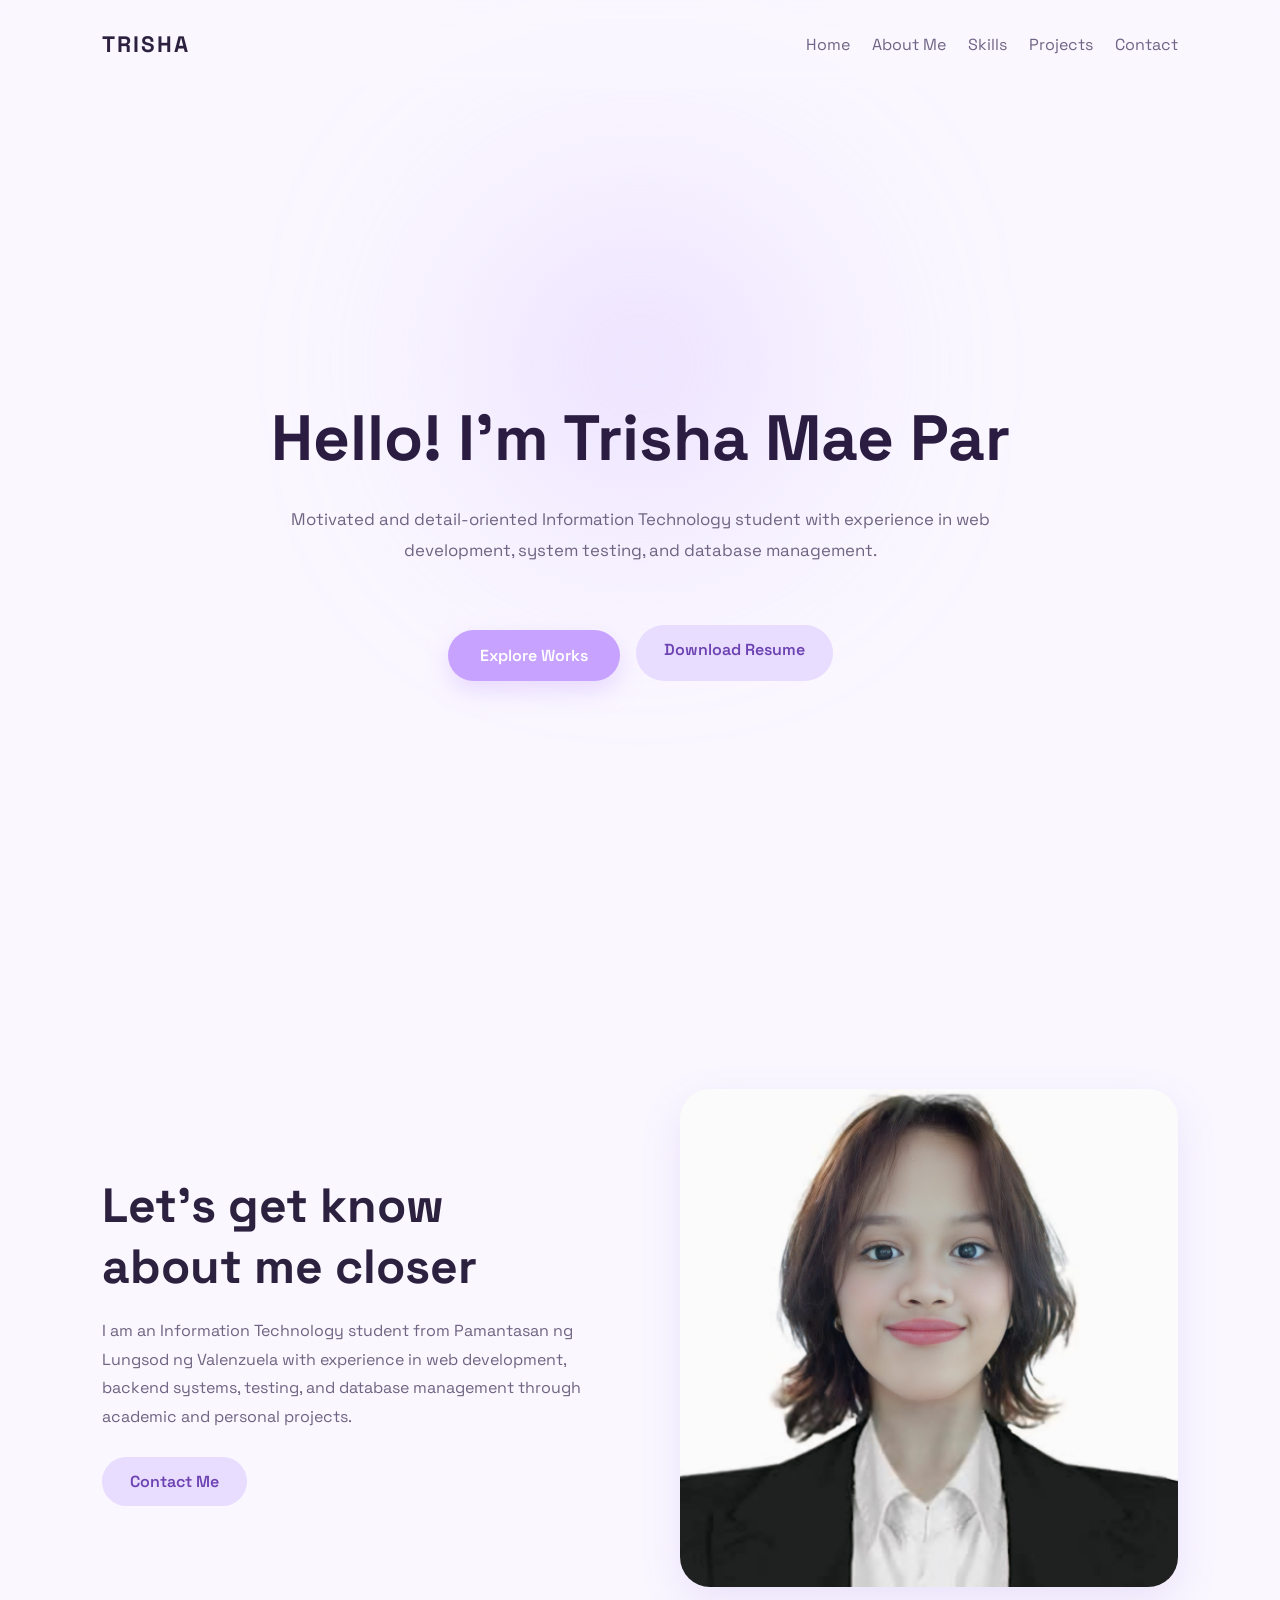
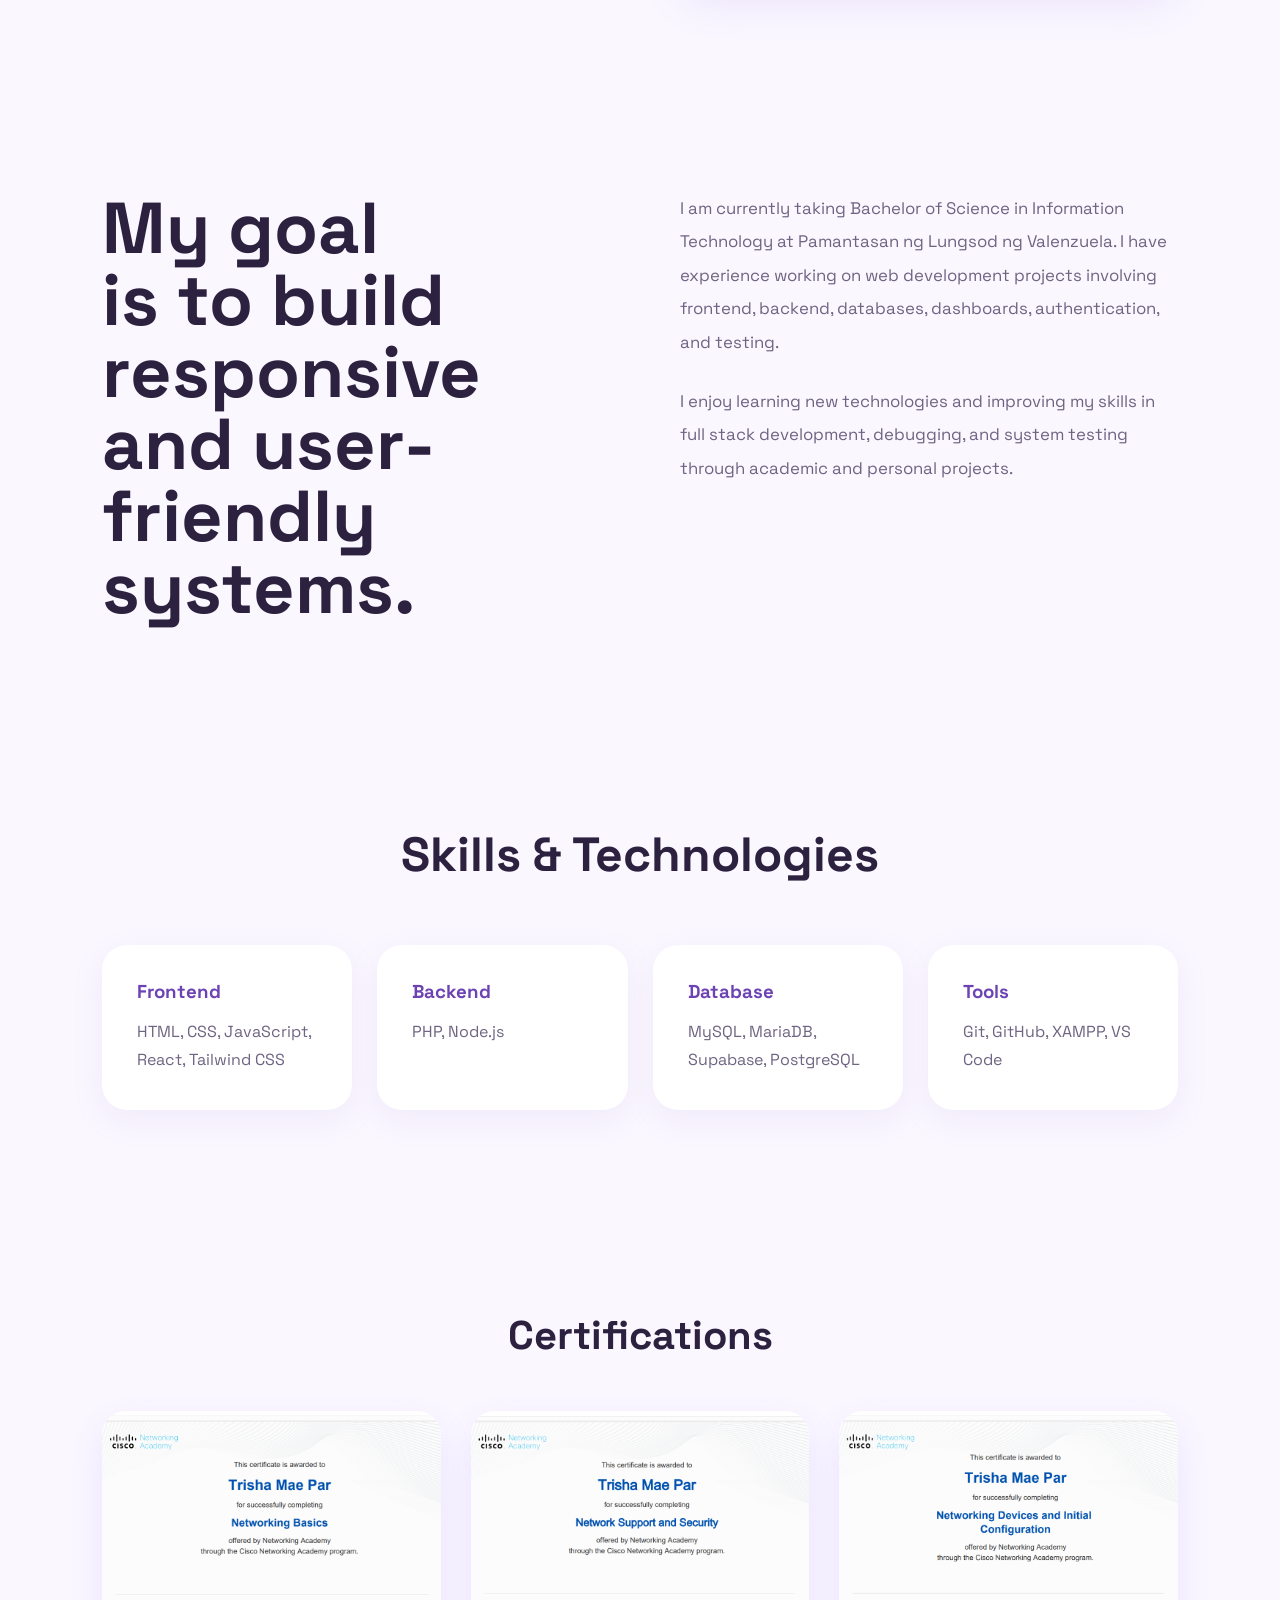
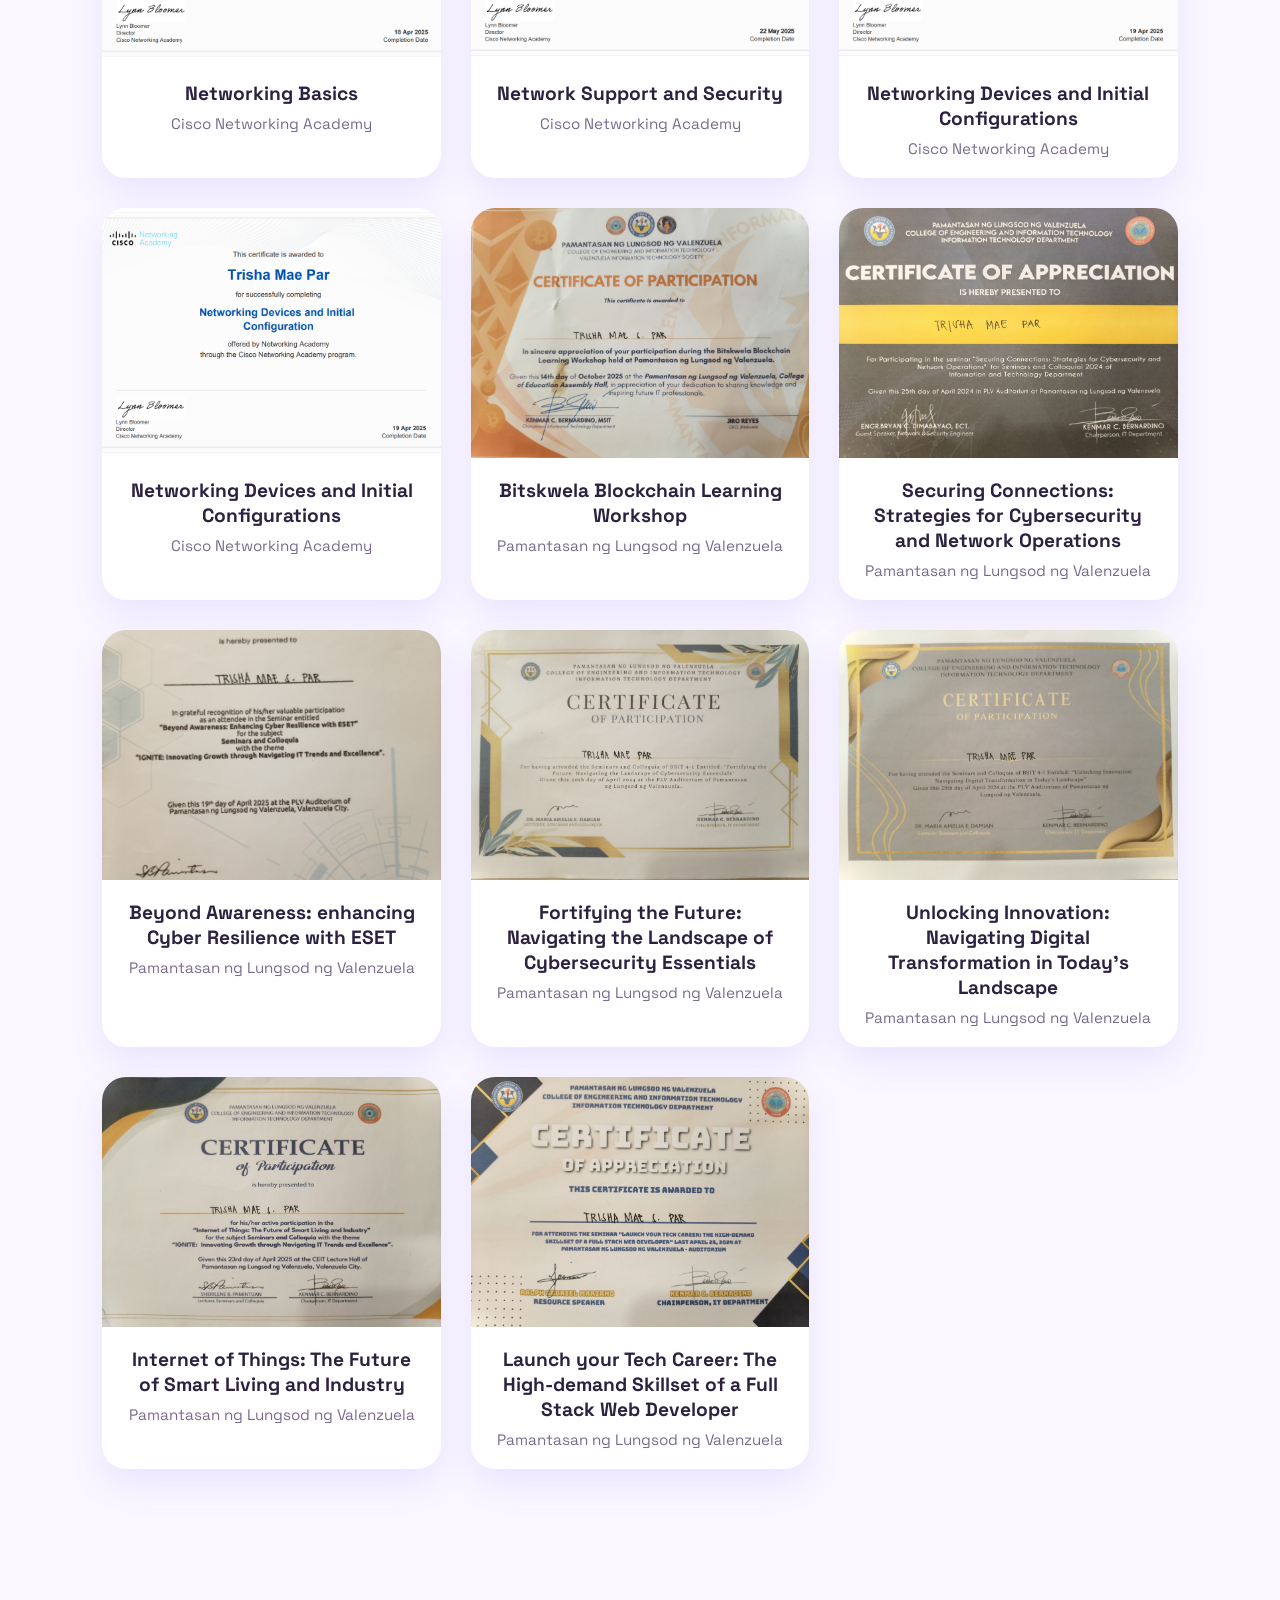
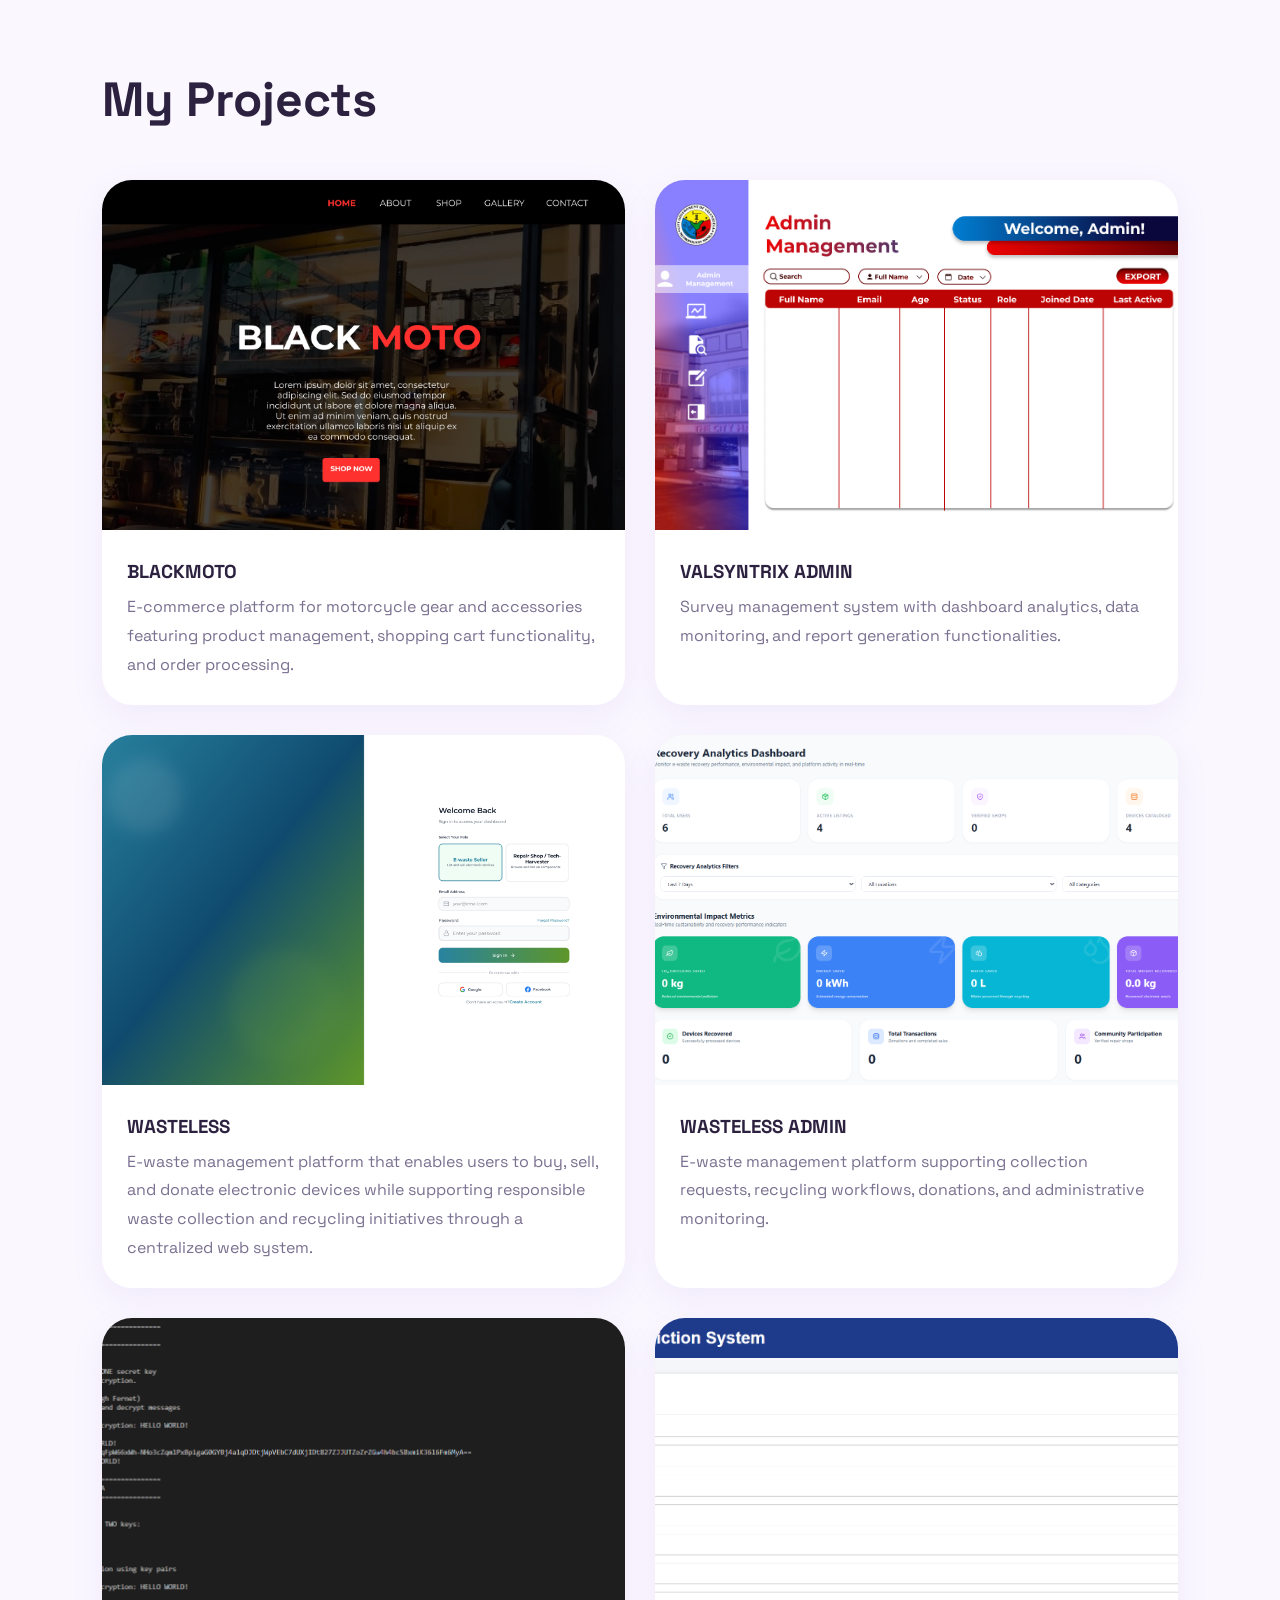
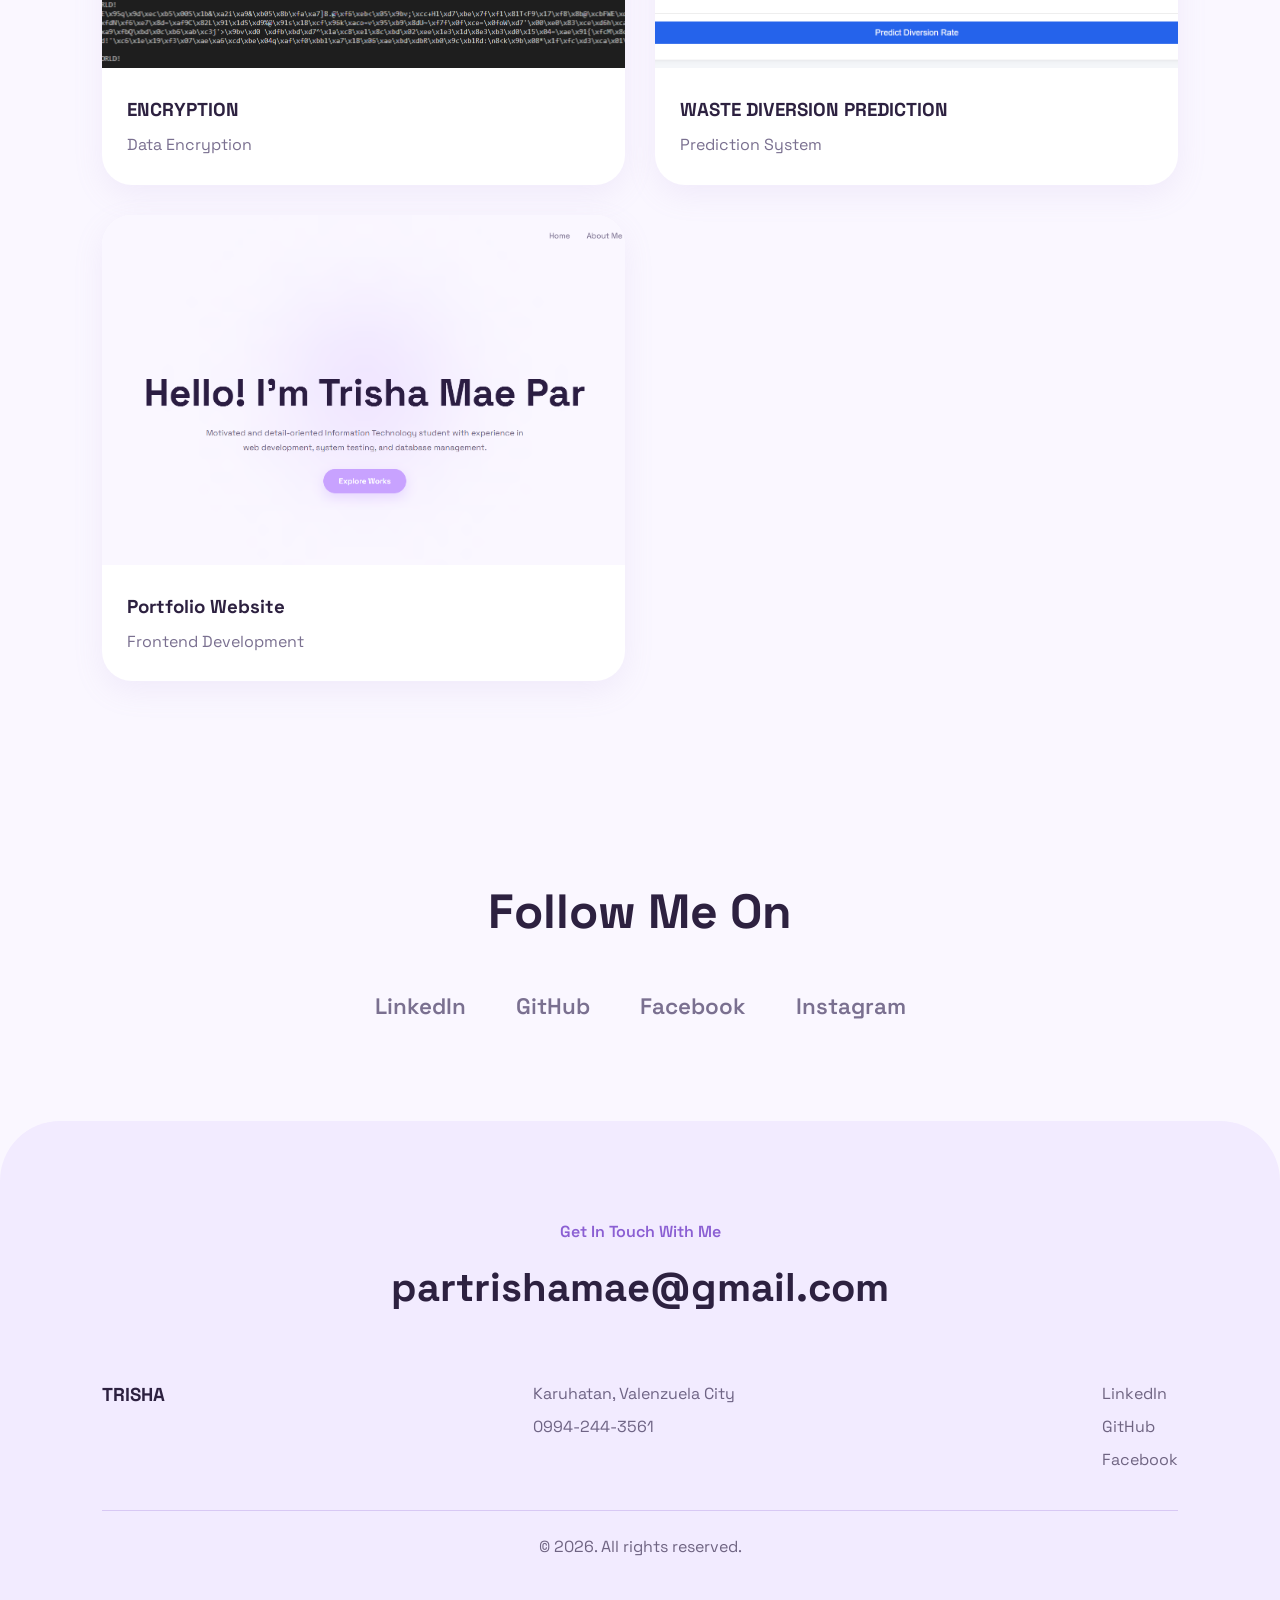
<file: portfolio/index.html>
<!doctype html>
<html lang="en">
  <head>
    <meta charset="UTF-8" />
    <meta name="viewport" content="width=device-width, initial-scale=1.0" />
    <title>Pastel Portfolio</title>

    <!-- Google Font -->
    <link rel="preconnect" href="https://fonts.googleapis.com" />
    <link rel="preconnect" href="https://fonts.gstatic.com" crossorigin />
    <link
      href="https://fonts.googleapis.com/css2?family=Space+Grotesk:wght@300;400;500;600;700&display=swap"
      rel="stylesheet"
    />

    <link rel="stylesheet" href="styles.css" />
  </head>
  <script>
    const sections = document.querySelectorAll("section");
    const navLinks = document.querySelectorAll(".nav-links a");

    window.addEventListener("scroll", () => {
      let current = "";

      sections.forEach((section) => {
        const sectionTop = section.offsetTop;

        if (pageYOffset >= sectionTop - 200) {
          current = section.getAttribute("id");
        }
      });

      navLinks.forEach((link) => {
        link.classList.remove("active");

        if (link.getAttribute("href") === `#${current}`) {
          link.classList.add("active");
        }
      });
    });
  </script>
  <body>
    <!-- NAVBAR -->
    <header class="navbar">
      <div class="logo">TRISHA</div>

      <nav>
        <ul class="nav-links">
          <li><a href="#home">Home</a></li>
          <li><a href="#about">About Me</a></li>
          <li><a href="#skills">Skills</a></li>
          <li><a href="#projects">Projects</a></li>
          <li><a href="#contact">Contact</a></li>

        </ul>
      </nav>
    </header>

    <!-- HERO -->
    <section id="home" class="hero">
      <div class="blur blur1"></div>

      <div class="hero-content">
        <h1>Hello! I'm Trisha Mae Par</h1>

        <p>
          Motivated and detail-oriented Information Technology student with
          experience in web development, system testing, and database
          management.
        </p>

        <div class="hero-buttons">
          <a href="#projects" class="primary-btn">Explore Works</a>

          <a href="assets/PAR_RESUME.pdf" download class="secondary-btn">
            Download Resume
          </a>
        </div>
      </div>
    </section>

    <!-- ABOUT -->
    <section id="about" class="about section-space">
      <div class="about-text">
        <h2>
          Let’s get know <br />
          about me closer
        </h2>

        <p>
          I am an Information Technology student from Pamantasan ng Lungsod ng
          Valenzuela with experience in web development, backend systems,
          testing, and database management through academic and personal
          projects.
        </p>

        <a href="#contact" class="secondary-btn">Contact Me</a>
      </div>

      <div class="about-image">
        <img src="assets/profile.jpg" alt="Profile" />
      </div>
    </section>
    <section class="about-details section-space">
      <div class="about-details-grid">
        <div class="about-left">
          <h2>
            My goal <br />
            is to build <br />
            responsive <br />
            and user-friendly <br />
            systems.
          </h2>
        </div>

        <div class="about-right">
          <p>
            I am currently taking Bachelor of Science in Information Technology
            at Pamantasan ng Lungsod ng Valenzuela. I have experience working on
            web development projects involving frontend, backend, databases,
            dashboards, authentication, and testing.
          </p>

          <p>
            I enjoy learning new technologies and improving my skills in full
            stack development, debugging, and system testing through academic
            and personal projects.
          </p>
        </div>
      </div>
    </section>

    <section id="skills" class="skills section-space">
      <h2>Skills & Technologies</h2>

      <div class="skills-grid">
        <div>
          <h3>Frontend</h3>
          <p>HTML, CSS, JavaScript, React, Tailwind CSS</p>
        </div>

        <div>
          <h3>Backend</h3>
          <p>PHP, Node.js</p>
        </div>

        <div>
          <h3>Database</h3>
          <p>MySQL, MariaDB, Supabase, PostgreSQL</p>
        </div>

        <div>
          <h3>Tools</h3>
          <p>Git, GitHub, XAMPP, VS Code</p>
        </div>
      </div>
    </section>

    <section class="certifications section-space">
      <h2>Certifications</h2>

      <div class="certification-grid">
        <div class="certificate-card">
          <img
            src="assets/Networking_Basics.png"
            alt="Introduction to Cybersecurity Certificate"
          />

          <div class="certificate-info">
            <h3>Networking Basics</h3>
            <p>Cisco Networking Academy</p>
          </div>
        </div>

        <div class="certificate-card">
          <img
            src="assets/Network_Support.png"
            alt="JavaScript Essentials Certificate"
          />

          <div class="certificate-info">
            <h3>Network Support and Security</h3>
            <p>Cisco Networking Academy</p>
          </div>
        </div>

        <div class="certificate-card">
          <img
            src="assets/Initial_config.png"
            alt="JavaScript Essentials Certificate"
          />

          <div class="certificate-info">
            <h3>Networking Devices and Initial Configurations</h3>
            <p>Cisco Networking Academy</p>
          </div>
        </div>

        <div class="certificate-card">
          <img
            src="assets/Initial_config.png"
            alt="JavaScript Essentials Certificate"
          />

          <div class="certificate-info">
            <h3>Networking Devices and Initial Configurations</h3>
            <p>Cisco Networking Academy</p>
          </div>
        </div>

        <div class="certificate-card">
          <img
            src="assets/bitskwela.jpg"
            alt="JavaScript Essentials Certificate"
          />

          <div class="certificate-info">
            <h3>Bitskwela Blockchain Learning Workshop</h3>
            <p>Pamantasan ng Lungsod ng Valenzuela</p>
          </div>
        </div>

        <div class="certificate-card">
          <img
            src="assets/cybersec.jpg"
            alt="JavaScript Essentials Certificate"
          />

          <div class="certificate-info">
            <h3>
              Securing Connections: Strategies for Cybersecurity and Network
              Operations
            </h3>
            <p>Pamantasan ng Lungsod ng Valenzuela</p>
          </div>
        </div>

        <div class="certificate-card">
          <img src="assets/eset.jpg" alt="JavaScript Essentials Certificate" />

          <div class="certificate-info">
            <h3>Beyond Awareness: enhancing Cyber Resilience with ESET</h3>
            <p>Pamantasan ng Lungsod ng Valenzuela</p>
          </div>
        </div>

        <div class="certificate-card">
          <img
            src="assets/fortifying.jpg"
            alt="JavaScript Essentials Certificate"
          />

          <div class="certificate-info">
            <h3>
              Fortifying the Future: Navigating the Landscape of Cybersecurity
              Essentials
            </h3>
            <p>Pamantasan ng Lungsod ng Valenzuela</p>
          </div>
        </div>

        <div class="certificate-card">
          <img
            src="assets/innovations.jpg"
            alt="JavaScript Essentials Certificate"
          />

          <div class="certificate-info">
            <h3>
              Unlocking Innovation: Navigating Digital Transformation in Today's
              Landscape
            </h3>
            <p>Pamantasan ng Lungsod ng Valenzuela</p>
          </div>
        </div>

        <div class="certificate-card">
          <img src="assets/iot.jpg" alt="JavaScript Essentials Certificate" />

          <div class="certificate-info">
            <h3>Internet of Things: The Future of Smart Living and Industry</h3>
            <p>Pamantasan ng Lungsod ng Valenzuela</p>
          </div>
        </div>

        <div class="certificate-card">
          <img
            src="assets/tech_career.jpg"
            alt="JavaScript Essentials Certificate"
          />

          <div class="certificate-info">
            <h3>
              Launch your Tech Career: The High-demand Skillset of a Full Stack
              Web Developer
            </h3>
            <p>Pamantasan ng Lungsod ng Valenzuela</p>
          </div>
        </div>
      </div>
    </section>

    <!-- PROJECTS -->

    <section id="projects" class="projects section-space">
      <div class="section-title">
        <h2>My Projects</h2>
      </div>

      <div class="project-grid">
        <div class="project-card">
          <div class="project-image">
            <img src="assets/blackmoto.png" alt="" />

            <div class="project-overlay">
              <h3>Technologies Used</h3>

              <div class="tech-stack">
                <span>HTML</span>
                <span>CSS</span>
                <span>JavaScript</span>
                <span>PHP</span>
                <span>MySQL</span>
                <span>XAMPP</span>
              </div>
            </div>
          </div>

          <div class="project-info">
            <h3>BLACKMOTO</h3>

            <p>
              E-commerce platform for motorcycle gear and accessories featuring
              product management, shopping cart functionality, and order
              processing.
            </p>
          </div>
        </div>

        <!-- VALSYNTRIX ADMIN -->
        <div class="project-card">
          <div class="project-image">
            <img src="assets/valsyntrix_admin.png" alt="" />

            <div class="project-overlay">
              <h3>Technologies Used</h3>

              <div class="tech-stack">
                <span>PHP</span>
                <span>MySQL</span>
                <span>JavaScript</span>
                <span>Admin Dashboard</span>
              </div>
            </div>
          </div>

          <div class="project-info">
            <h3>VALSYNTRIX ADMIN</h3>

            <p>
              Survey management system with dashboard analytics, data
              monitoring, and report generation functionalities.
            </p>
          </div>
        </div>

        <div class="project-card">
          <div class="project-image">
            <img src="assets/wasteless.png" alt="" />

            <div class="project-overlay">
              <h3>Technologies Used</h3>

              <div class="tech-stack">
                <span>React</span>
                <span>Tailwind CSS</span>
                <span>Supabase</span>
              </div>
            </div>
          </div>

          <div class="project-info">
            <h3>WASTELESS</h3>

            <p>
              E-waste management platform that enables users to buy, sell, and
              donate electronic devices while supporting responsible waste
              collection and recycling initiatives through a centralized web
              system.
            </p>
          </div>
        </div>

        <!-- WASTELESS ADMIN -->
        <div class="project-card">
          <div class="project-image">
            <img src="assets/wasteless_admin.png" alt="" />

            <div class="project-overlay">
              <h3>Technologies Used</h3>

              <div class="tech-stack">
                <span>React</span>
                <span>Tailwind CSS</span>
                <span>Supabase</span>
              </div>
            </div>
          </div>

          <div class="project-info">
            <h3>WASTELESS ADMIN</h3>

            <p>
              E-waste management platform supporting collection requests,
              recycling workflows, donations, and administrative monitoring.
            </p>
          </div>
        </div>

        <!-- ENCRYPTION -->
        <div class="project-card">
          <div class="project-image">
            <img src="assets/encryption.png" alt="" />

            <div class="project-overlay">
              <h3>Technologies Used</h3>

              <div class="tech-stack">
                <span>Python</span>
              </div>
            </div>
          </div>

          <div class="project-info">
            <h3>ENCRYPTION</h3>
            <p>Data Encryption</p>
          </div>
        </div>

        <!-- WASTE DIVERSION PREDICTION -->
        <div class="project-card">
          <div class="project-image">
            <img src="assets/prediction.png" alt="" />

            <div class="project-overlay">
              <h3>Technologies Used</h3>

              <div class="tech-stack">
                <span>Python</span>
              </div>
            </div>
          </div>

          <div class="project-info">
            <h3>WASTE DIVERSION PREDICTION</h3>
            <p>Prediction System</p>
          </div>
        </div>

        <!-- PORTFOLIO -->
        <div class="project-card">
          <div class="project-image">
            <img src="assets/portfolio.png" alt="" />

            <div class="project-overlay">
              <h3>Technologies Used</h3>

              <div class="tech-stack">
                <span>HTML</span>
                <span>CSS</span>
              </div>
            </div>
          </div>

          <div class="project-info">
            <h3>Portfolio Website</h3>
            <p>Frontend Development</p>
          </div>
        </div>
      </div>
    </section>

    <section class="social-section section-space">
      <h2>Follow Me On</h2>

      <div class="social-links">
        <a
          href="https://www.linkedin.com/in/trisha-mae-par-b07a5536a"
          target="_blank"
        >
          LinkedIn
        </a>

        <a href="https://github.com/" target="_blank"> GitHub </a>

        <a href="#"> Facebook </a>

        <a href="#"> Instagram </a>
      </div>
    </section>

    <!-- CONTACT -->
    <section id="contact" class="contact section-space">
      <p class="contact-subtitle">Get In Touch With Me</p>

      <h2>partrishamae@gmail.com</h2>

      <div class="footer-content">
        <div>
          <h3>TRISHA</h3>
        </div>

        <div>
          <p>Karuhatan, Valenzuela City</p>
          <p>0994-244-3561</p>
        </div>

        <div class="footer-links">
          <a
            href="https://www.linkedin.com/in/trisha-mae-par-b07a5536a"
            target="_blank"
          >
            LinkedIn
          </a>

          <a href="https://github.com/" target="_blank"> GitHub </a>

          <a href="#"> Facebook </a>
        </div>
      </div>

      <div class="footer-bottom">© 2026. All rights reserved.</div>
    </section>
  </body>
</html>
</file>
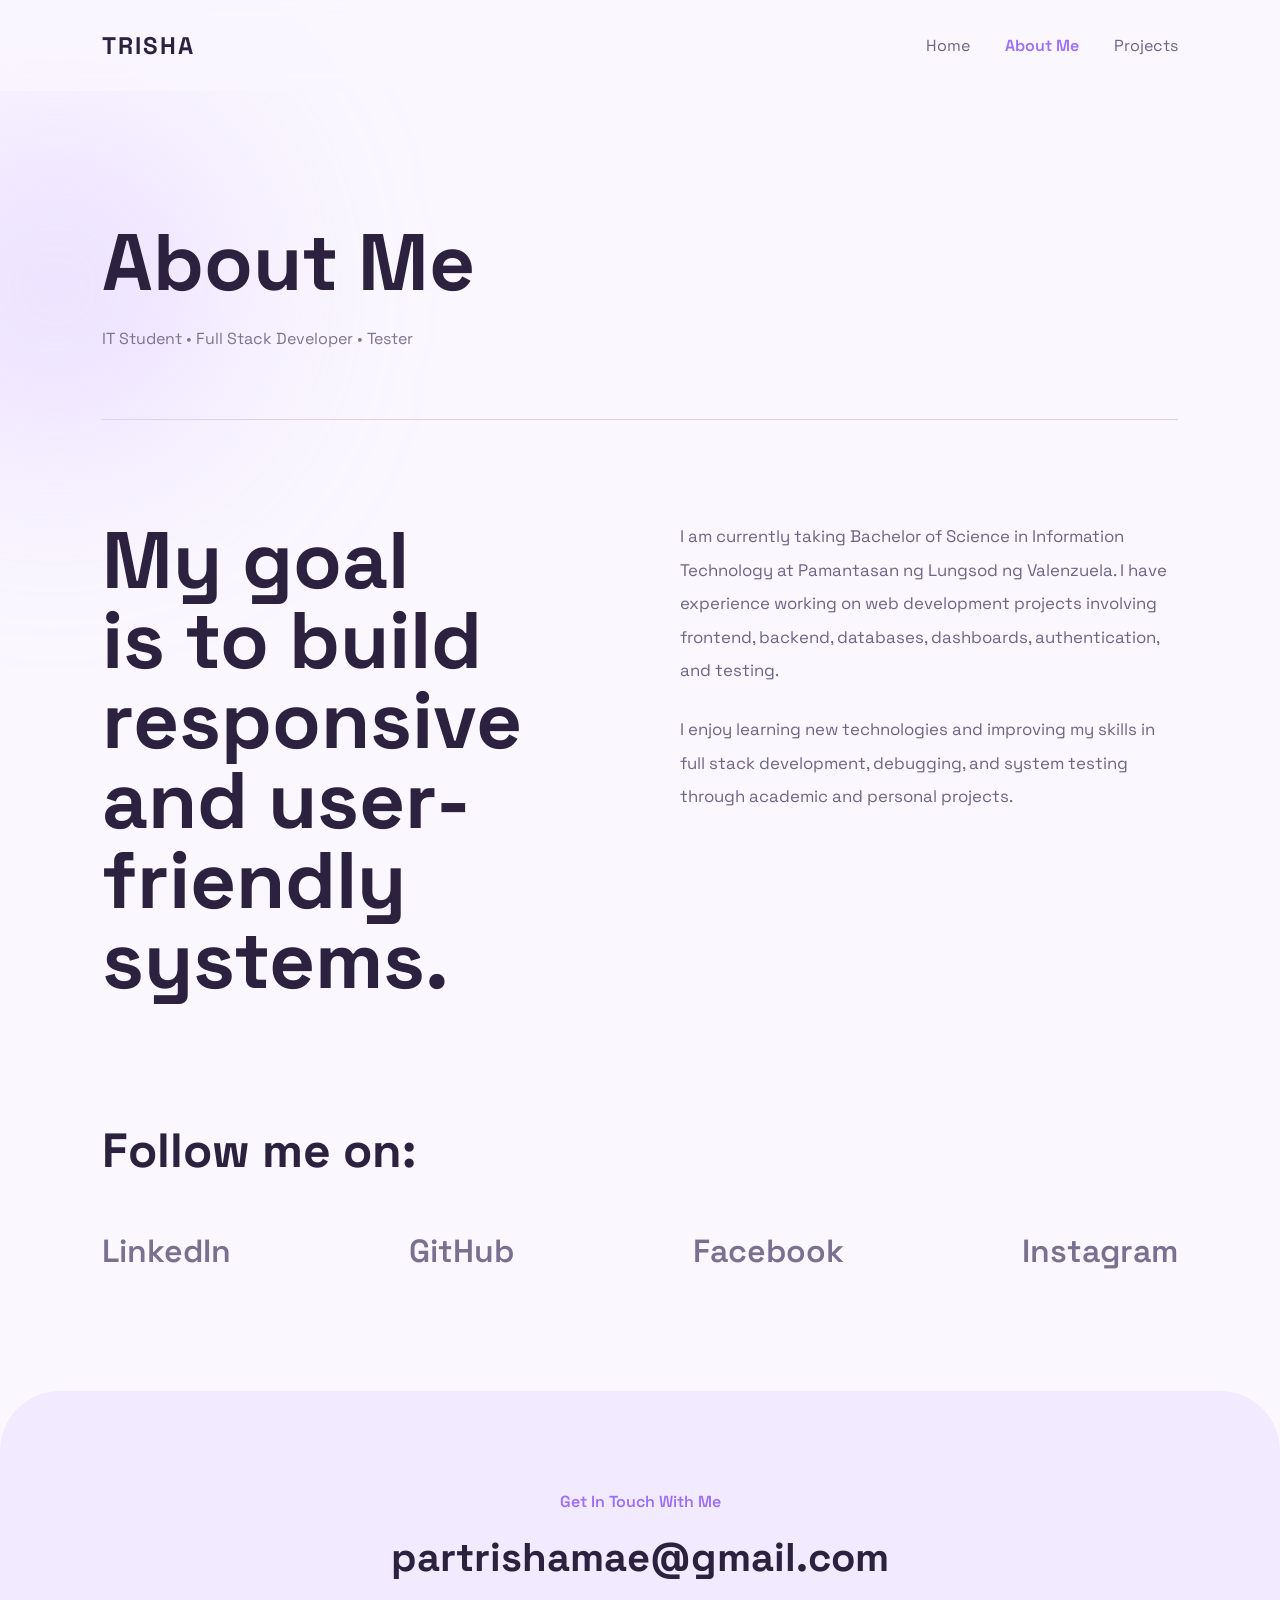
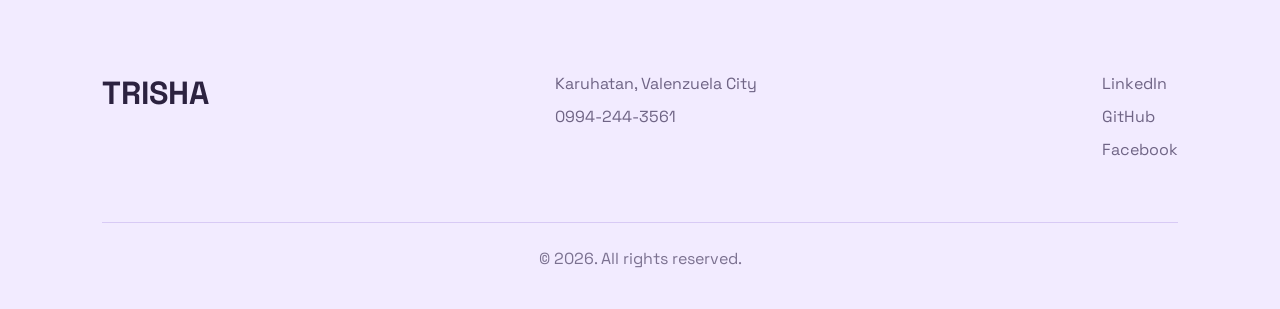
<file: portfolio/about.html>
<!doctype html>
<html lang="en">
  <head>
    <meta charset="UTF-8" />
    <meta name="viewport" content="width=device-width, initial-scale=1.0" />

    <title>About Me | Trisha</title>

    <!-- FONT -->
    <link rel="preconnect" href="https://fonts.googleapis.com" />
    <link rel="preconnect" href="https://fonts.gstatic.com" crossorigin />

    <link
      href="https://fonts.googleapis.com/css2?family=Space+Grotesk:wght@300;400;500;600;700&display=swap"
      rel="stylesheet"
    />

    <link rel="stylesheet" href="about.css" />
  </head>
  <body>
    <!-- NAVBAR -->
    <header class="navbar">
      <div class="logo">TRISHA</div>

      <nav>
        <ul class="nav-links">
          <li><a href="index.html">Home</a></li>
          <li><a href="about.html" class="active">About Me</a></li>
          <li><a href="projects.html">Projects</a></li>
        </ul>
      </nav>
    </header>

    <!-- HERO -->
    <section class="hero">
      <div class="blur blur1"></div>

      <div class="hero-content">
        <h1>About Me</h1>
        <p>IT Student • Full Stack Developer • Tester</p>
      </div>
    </section>

    <!-- LINE -->
    <div class="line"></div>

    <!-- ABOUT -->
    <section class="about-section">
      <div class="about-left">
        <h2>
          My goal <br />
          is to build <br />
          responsive <br />
          and user-friendly <br />
          systems.
        </h2>
      </div>

      <div class="about-right">
        <p>
          I am currently taking Bachelor of Science in Information Technology at
          Pamantasan ng Lungsod ng Valenzuela. I have experience working on web
          development projects involving frontend, backend, databases,
          dashboards, authentication, and testing.
        </p>

        <p>
          I enjoy learning new technologies and improving my skills in full
          stack development, debugging, and system testing through academic and
          personal projects.
        </p>
      </div>
    </section>

    <!-- SOCIALS -->
    <section class="social-section">
      <h2>Follow me on:</h2>

      <div class="social-links">
        <a href="https://www.linkedin.com/in/trisha-mae-par-b07a5536a">LinkedIn</a>

<a href="https://github.com/">GitHub</a>

<a href="#">Facebook</a>

<a href="#">Instagram</a>
      </div>
    </section>

    <!-- FOOTER -->
    <footer id="contact" class="footer">
      <div class="footer-top">
        <p>Get In Touch With Me</p>
        <h2>partrishamae@gmail.com</h2>
      </div>

      <div class="footer-content">
        <div>
          <h3>TRISHA</h3>
        </div>

        <div>
          <p>Karuhatan, Valenzuela City</p>
          <p>0994-244-3561</p>
        </div>

        <div>
          <p>LinkedIn</p>
<p>GitHub</p>
<p>Facebook</p>
        </div>
      </div>

      <div class="footer-bottom">© 2026. All rights reserved.</div>
    </footer>
  </body>
</html>
</file>
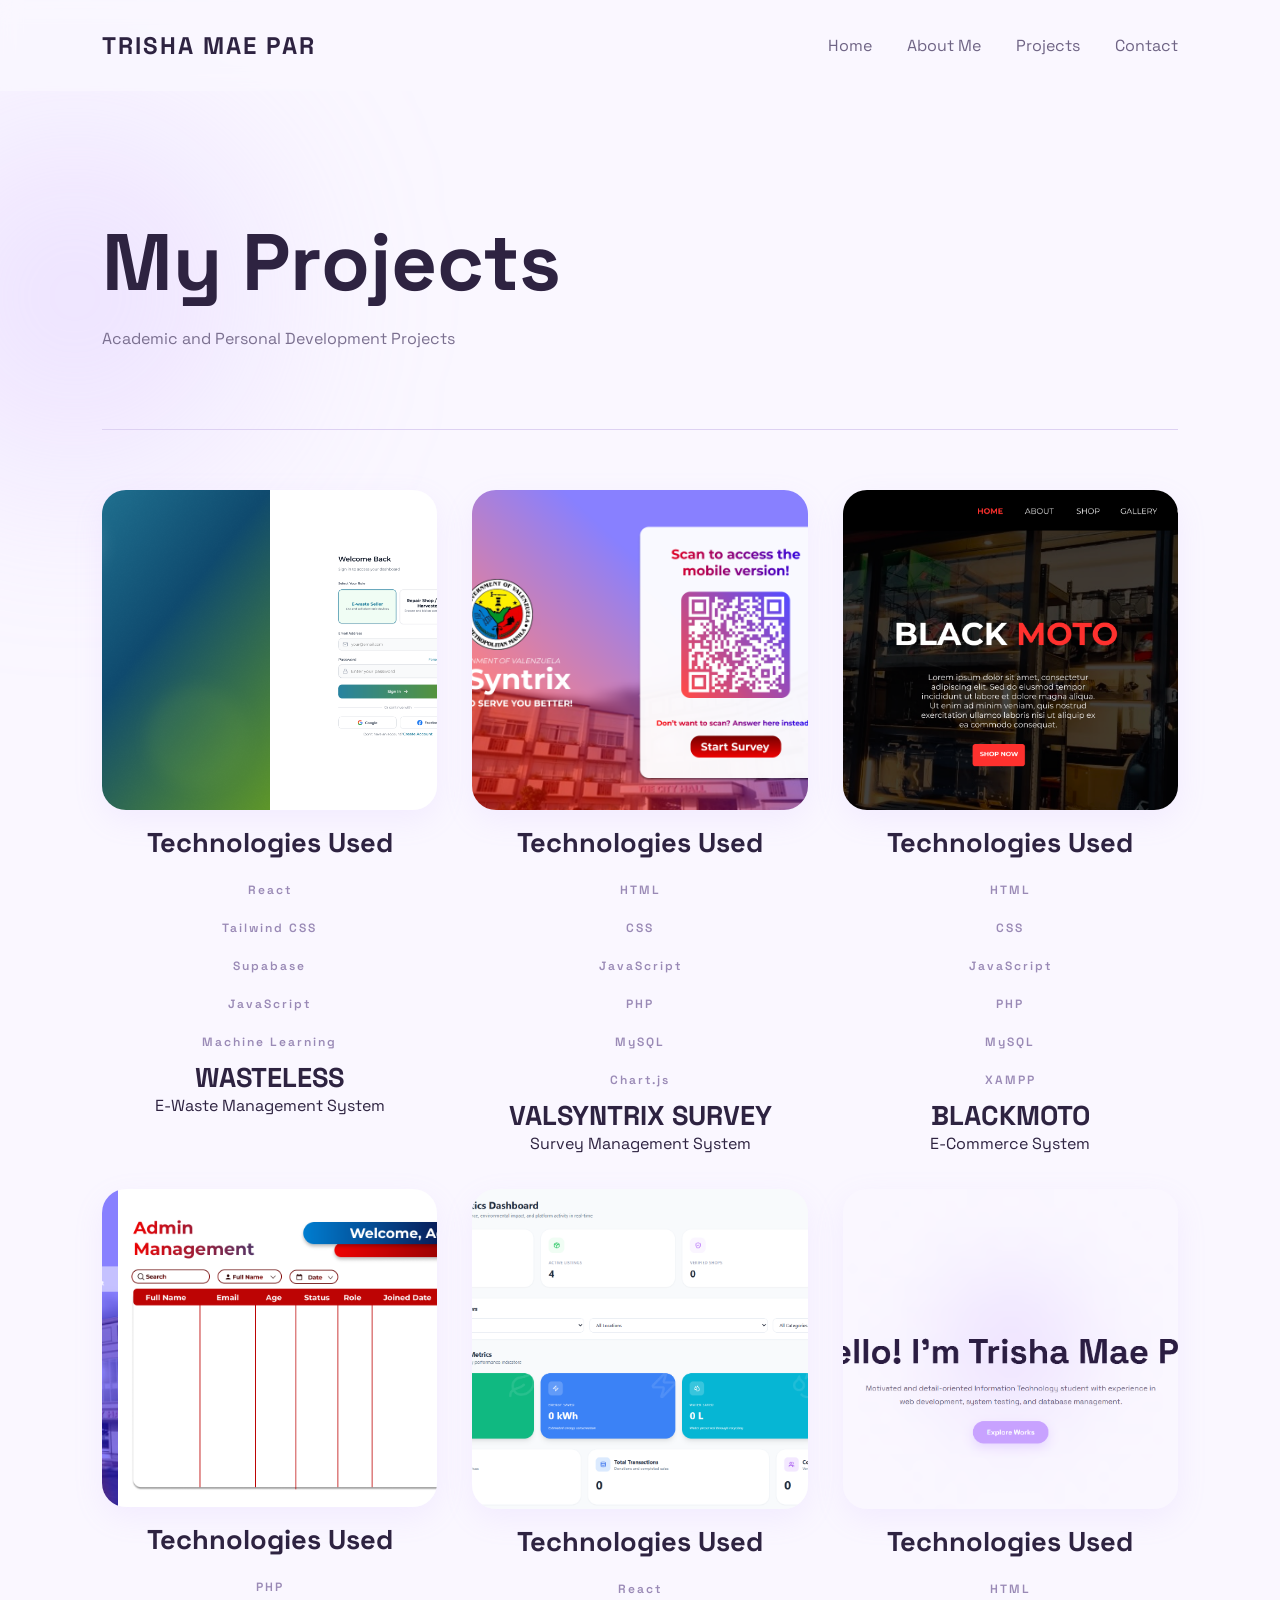
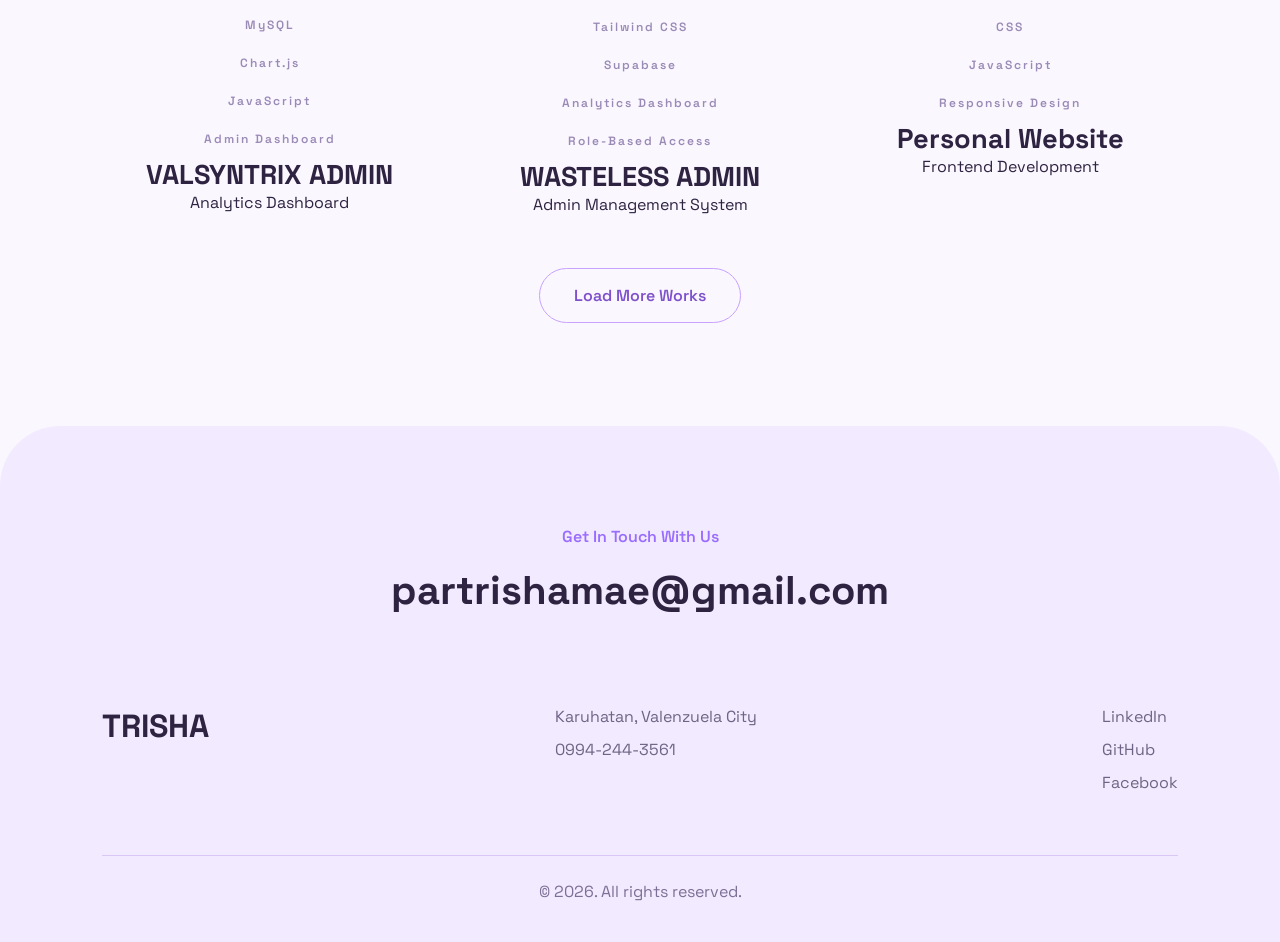
<file: portfolio/projects.html>
<!doctype html>
<html lang="en">
  <head>
    <meta charset="UTF-8" />
    <meta name="viewport" content="width=device-width, initial-scale=1.0" />
    <title>Projects | Trisha</title>

    <link rel="preconnect" href="https://fonts.googleapis.com" />
    <link rel="preconnect" href="https://fonts.gstatic.com" crossorigin />

    <link
      href="https://fonts.googleapis.com/css2?family=Space+Grotesk:wght@300;400;500;600;700&display=swap"
      rel="stylesheet"
    />

    <link rel="stylesheet" href="projects.css" />
  </head>
  <body>
    <!-- NAVBAR -->
    <header class="navbar">
      <div class="logo">TRISHA MAE PAR</div>

      <nav>
        <ul class="nav-links">
          <li><a href="#home">Home</a></li>
          <li><a href="#about">About Me</a></li>
          <li><a href="#projects">Projects</a></li>
          <li><a href="#contact">Contact</a></li>
        </ul>
      </nav>
    </header>

    <!-- HERO -->
    <section class="hero">
      <div class="blur blur1"></div>

      <div class="hero-content">
        <h1>My Projects</h1>
        <p>Academic and Personal Development Projects</p>
      </div>
    </section>

    <!-- PROJECTS -->
    <section class="projects">
      <div class="line"></div>

      <div class="project-grid">
        <!-- WASTELESS -->
        <div class="project-card">
          <div class="project-image">
            <img src="assets/wasteless.png" alt="" />

            <div class="project-overlay">
              <h3>Technologies Used</h3>

              <div class="tech-stack">
                <span>React</span>
                <span>Tailwind CSS</span>
                <span>Supabase</span>
                <span>JavaScript</span>
                <span>Machine Learning</span>
              </div>
            </div>
          </div>

          <div class="project-info">
            <h3>WASTELESS</h3>
            <p>E-Waste Management System</p>
          </div>
        </div>

        <!-- VALSYNTRIX -->
        <div class="project-card">
          <div class="project-image">
            <img src="assets/valsyntrix.png" alt="" />

            <div class="project-overlay">
              <h3>Technologies Used</h3>

              <div class="tech-stack">
                <span>HTML</span>
                <span>CSS</span>
                <span>JavaScript</span>
                <span>PHP</span>
                <span>MySQL</span>
                <span>Chart.js</span>
              </div>
            </div>
          </div>

          <div class="project-info">
            <h3>VALSYNTRIX SURVEY</h3>
            <p>Survey Management System</p>
          </div>
        </div>

        <!-- BLACKMOTO -->
        <div class="project-card">
          <div class="project-image">
            <img src="assets/blackmoto.png" alt="" />

            <div class="project-overlay">
              <h3>Technologies Used</h3>

              <div class="tech-stack">
                <span>HTML</span>
                <span>CSS</span>
                <span>JavaScript</span>
                <span>PHP</span>
                <span>MySQL</span>
                <span>XAMPP</span>
              </div>
            </div>
          </div>

          <div class="project-info">
            <h3>BLACKMOTO</h3>
            <p>E-Commerce System</p>
          </div>
        </div>

        <!-- VALSYNTRIX ADMIN -->
        <div class="project-card wide-card">
          <div class="project-image">
            <img src="assets/valsyntrix_admin.png" alt="" />

            <div class="project-overlay">
              <h3>Technologies Used</h3>

              <div class="tech-stack">
                <span>PHP</span>
                <span>MySQL</span>
                <span>Chart.js</span>
                <span>JavaScript</span>
                <span>Admin Dashboard</span>
              </div>
            </div>
          </div>

          <div class="project-info">
            <h3>VALSYNTRIX ADMIN</h3>
            <p>Analytics Dashboard</p>
          </div>
        </div>

        <!-- WASTELESS ADMIN -->
        <div class="project-card">
          <div class="project-image">
            <img src="assets/wasteless_admin.png" alt="" />

            <div class="project-overlay">
              <h3>Technologies Used</h3>

              <div class="tech-stack">
                <span>React</span>
                <span>Tailwind CSS</span>
                <span>Supabase</span>
                <span>Analytics Dashboard</span>
                <span>Role-Based Access</span>
              </div>
            </div>
          </div>

          <div class="project-info">
            <h3>WASTELESS ADMIN</h3>
            <p>Admin Management System</p>
          </div>
        </div>

        <!-- PORTFOLIO -->
        <div class="project-card">
          <div class="project-image">
            <img src="assets/portfolio.png" alt="" />

            <div class="project-overlay">
              <h3>Technologies Used</h3>

              <div class="tech-stack">
                <span>HTML</span>
                <span>CSS</span>
                <span>JavaScript</span>
                <span>Responsive Design</span>
              </div>
            </div>
          </div>

          <div class="project-info">
            <h3>Personal Website</h3>
            <p>Frontend Development</p>
          </div>
        </div>
      </div>

      <div class="button-center">
        <a href="#" class="outline-btn">Load More Works</a>
      </div>
    </section>

    <!-- FOOTER -->
    <footer class="footer">
      <div class="footer-top">
        <p>Get In Touch With Us</p>
        <h2>partrishamae@gmail.com</h2>
      </div>

      <div class="footer-content">
        <div>
          <h3>TRISHA</h3>
        </div>

        <div>
          <p>Karuhatan, Valenzuela City</p>
          <p>0994-244-3561</p>
        </div>

        <div>
          <p>LinkedIn</p>
          <p>GitHub</p>
          <p>Facebook</p>
        </div>
      </div>

      <div class="footer-bottom">© 2026. All rights reserved.</div>
    </footer>
  </body>
</html>
</file>
<file: portfolio/styles.css>
html{
  scroll-behavior:smooth;
}
*{
  margin:0;
  padding:0;
  box-sizing:border-box;
}

body{
  font-family:'Space Grotesk', sans-serif;
  background: #faf7ff;
  color:#2d2140;
  overflow-x:hidden;
}

/* REUSABLE */

.section-space{
  padding:100px 8%;
}

.primary-btn,
.secondary-btn,
.outline-btn{
  text-decoration:none;
  display:inline-block;
  transition:0.3s ease;
  font-weight:600;
}

.primary-btn{
  background:#c8a2ff;
  color:white;
  padding:15px 32px;
  border-radius:50px;
  margin-top:30px;
  box-shadow:0 10px 25px rgba(200,162,255,0.35);
}

.primary-btn:hover{
  transform:translateY(-3px);
}

.secondary-btn{
  background:#e8dcff;
  color:#6d43b3;
  padding:14px 28px;
  border-radius:50px;
  margin-top:25px;
}

.outline-btn{
  border:1px solid #c8a2ff;
  color:#6d43b3;
  padding:12px 24px;
  border-radius:50px;
}

.blur{
  position:absolute;
  width:350px;
  height:350px;
  border-radius:50%;
  background:rgba(214,188,255,0.35);
  filter:blur(100px);
  z-index:-1;
}

.blur1{
  top:100px;
  left:50%;
  transform:translateX(-50%);
}

.blur2{
  bottom:0;
  right:0;
}

/* NAVBAR */

.navbar{
  width:100%;
  padding:30px 8%;
  display:flex;
  justify-content:space-between;
  align-items:center;
  position:sticky;
  top:0;
  background:rgba(250,247,255,0.7);
  backdrop-filter:blur(10px);
  z-index:999;
}

.logo{
  font-size:1.4rem;
  font-weight:700;
  letter-spacing:2px;
}

.nav-links{
  display:flex;
  list-style:none;
  gap:22px;
  align-items:center;
  flex-wrap:wrap;
}

.nav-links a{
  text-decoration:none;
  color:#6f6485;
  transition:0.35s ease;
  position:relative;
}

/* Hover Effect */
.nav-links a::after{
  content:"";
  position:absolute;
  left:0;
  bottom:-6px;
  width:0%;
  height:2px;
  background:#b88cff;
  border-radius:10px;
  transition:0.35s ease;
}

.nav-links a:hover{
  color:#9c6eff;
}
.footer-links{
  display:flex;
  flex-direction:column;
  gap:12px;
}

.footer-links a{
  text-decoration:none;
  color:#6f6482;
  transition:0.3s ease;
}

.footer-links a:hover{
  color:#b88cff;
  transform:translateX(4px);
}
.nav-links a:hover::after{
  width:100%;
}
.nav-links a.active{
  color:#b88cff;
}

.nav-links a.active::after{
  width:100%;
}
.contact-btn{
  border:1px solid #c8a2ff;
  padding:10px 20px;
  border-radius:30px;
}

/* HERO */

.hero{
  min-height:100vh;
  display:flex;
  align-items:center;
  justify-content:center;
  text-align:center;
  padding:0 8%;
  position:relative;
}
.hero-buttons{
  display:flex;
  justify-content:center;
  gap:16px;
  margin-top:35px;
  flex-wrap:wrap;
}

.hero-content h1{
  font-size:4rem;
  max-width:900px;
  margin:auto auto 25px;
  color:#2b1d42;
}

.hero-content p{
  max-width:700px;
  margin:auto;
  color:#6f6482;
  line-height:1.8;
  font-size:1.05rem;
}

/* ABOUT */

.about{
  display:grid;
  grid-template-columns:1fr 1fr;
  gap:80px;
  align-items:center;
}

.about-text h2{
  font-size:3rem;
  margin-bottom:20px;
}

.about-text p{
  color:#6f6482;
  line-height:1.8;
}

.about-image img{
  width:100%;
  border-radius:30px;
  object-fit:cover;
  box-shadow:0 15px 40px rgba(149,112,219,0.15);
}
.skills h2{
  text-align:center;
  font-size:3rem;
  margin-bottom:60px;
}

.skills-grid{
  display:grid;
  grid-template-columns:repeat(4,1fr);
  gap:25px;
}

.skills-grid div{
  background:white;
  padding:35px;
  border-radius:25px;
  box-shadow:0 10px 30px rgba(176,151,214,0.12);
  transition:0.35s ease;
}

.skills-grid div:hover{
  transform:translateY(-8px);
}

.skills-grid h3{
  margin-bottom:15px;
  color:#6d43b3;
}

.skills-grid p{
  color:#6f6482;
  line-height:1.8;
}
.education{
  text-align:center;
}

.education h2{
  font-size:3rem;
  margin-bottom:50px;
}

.education-card{
  max-width:700px;
  margin:auto;
  background:white;
  padding:40px;
  border-radius:30px;
  box-shadow:0 10px 30px rgba(176,151,214,0.12);
}

.education-card h3{
  margin-bottom:15px;
}

.education-card p{
  color:#6f6482;
  margin-bottom:10px;
}

.education-card span{
  color:#9c6eff;
  font-weight:600;
}
/* CERTIFICATIONS */

.certifications {
  text-align: center;
}

.certifications h2 {
  font-size: 2.5rem;
  margin-bottom: 50px;
}

.certification-grid {
  display: grid;
  grid-template-columns: repeat(auto-fit, minmax(320px, 1fr));
  gap: 30px;
}

.certificate-card {
  background: white;
  border-radius: 24px;
  overflow: hidden;
  box-shadow: 0 15px 35px rgba(123, 97, 255, 0.12);
  transition: 0.35s ease;
}

.certificate-card:hover {
  transform: translateY(-8px);
}

.certificate-card img {
  width: 100%;
  height: 250px;
  object-fit: cover;
  display: block;
}

.certificate-info {
  padding: 20px;
}

.certificate-info h3 {
  font-size: 1.2rem;
  margin-bottom: 8px;
  color: #2d2140;
}

.certificate-info p {
  color: #7a6a8d;
  font-size: 0.95rem;
}

.featured-project{
  margin-bottom:100px;
}

.featured-content{
  background:linear-gradient(
    135deg,
    #f4edff,
    #e8dcff
  );

  padding:60px;
  border-radius:35px;
  text-align:center;
}

.featured-content h2{
  color:#8b5fd3;
  margin-bottom:15px;
}

.featured-content h3{
  font-size:2rem;
  margin-bottom:20px;
}

.featured-content p{
  max-width:800px;
  margin:auto;
  line-height:2;
  color:#5f5573;
}
/* PROJECTS */

.section-title{
  display:flex;
  justify-content:space-between;
  align-items:center;
  margin-bottom:50px;
}

.section-title h2{
  font-size:3rem;
}

.project-grid{
  display:grid;
  grid-template-columns:repeat(2,1fr);
  gap:30px;
}

.project-card{
  background:white;
  border-radius:30px;
  overflow:hidden;
  box-shadow:0 10px 30px rgba(176,151,214,0.12);
  transition:0.4s ease;
}

.project-card:hover{
  transform:translateY(-10px);
}

.project-card img{
  width:100%;
  height:350px;
  object-fit:cover;
}

/* PROJECT IMAGE */

.project-image{
  position:relative;
  overflow:hidden;
}
.project-info{
  padding:30px;
}

.project-info h3{
  margin-bottom:15px;
}

.project-info p{
  color:#7a7090;
  line-height:1.8;
}
/* OVERLAY */

.project-overlay{
  position:absolute;
  inset:0;
  background:rgba(34, 24, 55, 0.78);
  backdrop-filter:blur(4px);

  display:flex;
  flex-direction:column;
  justify-content:center;
  align-items:center;

  opacity:0;
  transition:0.4s ease;

  padding:20px;
  text-align:center;
}

/* SHOW OVERLAY */

.project-card:hover .project-overlay{
  opacity:1;
}

/* OVERLAY TITLE */

.project-overlay h3{
  color:white;
  margin-bottom:20px;
  font-size:1.3rem;
}

/* TECH STACK */

.tech-stack{
  display:flex;
  flex-wrap:wrap;
  justify-content:center;
  gap:12px;
}

.tech-stack span{
  background:#d9c2ff;
  color:#3e216b;

  padding:10px 16px;
  border-radius:30px;

  font-size:0.9rem;
  font-weight:600;

  transition:0.3s ease;
}

.tech-stack span:hover{
  transform:translateY(-3px);
  background:white;
}

.project-info{
  padding:25px;
}

.project-info h3{
  margin-bottom:10px;
}

.project-info p{
  color:#7a7090;
}

/* TESTIMONIAL */

.testimonial{
  text-align:center;
  position:relative;
}

.testimonial h2{
  font-size:3rem;
  margin-bottom:30px;
}

.testimonial-text{
  max-width:850px;
  margin:auto;
  line-height:2;
  color:#655b78;
  margin-bottom:30px;
}

/* CONTACT */

.contact{
  background:#f2ebff;
  border-top-left-radius:60px;
  border-top-right-radius:60px;
}

.contact-subtitle{
  text-align:center;
  color:#8b5fd3;
  margin-bottom:20px;
  font-weight:600;
}

.contact h2{
  text-align:center;
  font-size:2.5rem;
  margin-bottom:70px;
}


.footer-content{
  display:flex;
  justify-content:space-between;
  flex-wrap:wrap;
  gap:40px;
  padding-bottom:40px;
}

.footer-content p{
  color:#6f6485;
  margin-bottom:12px;
  transition:0.3s ease;
  cursor:pointer;
}

.footer-content p:hover{
  color:#9c6eff;
  transform:translateX(4px);
}

.footer-bottom{
  border-top:1px solid #d8c8f4;
  padding-top:25px;
  text-align:center;
  color:#6f6482;
}

/* RESPONSIVE */

@media(max-width:991px){

  .hero-content h1{
    font-size:3.5rem;
  }

  .about{
    grid-template-columns:1fr;
  }

  .project-grid{
    grid-template-columns:1fr;
  }

  .section-title{
    flex-direction:column;
    gap:20px;
    text-align:center;
  }

  .skills-grid{
  grid-template-columns:repeat(2,1fr);
}

.featured-content{
  padding:40px;
}

  .contact h2{
    font-size:2.5rem;
  }
}

@media(max-width:768px){

  .navbar{
    flex-direction:column;
    gap:20px;
  }

  .nav-links{
    gap:18px;
    flex-wrap:wrap;
    justify-content:center;
  }

  .hero-content h1{
    font-size:2.7rem;
  }

  .skills-grid{
  grid-template-columns:1fr;
}

.hero-buttons{
  flex-direction:column;
  align-items:center;
}

.education-card,
.featured-content{
  padding:30px;
}

.skills h2,
.education h2,
.certifications h2,
.social-section h2{
  font-size:2.2rem;
}

.featured-content h3{
  font-size:1.5rem;
}

  .about-text h2,
  .section-title h2,
  .testimonial h2{
    font-size:2.2rem;
  }
}
/* ABOUT DETAILS */

.about-details-grid{
  display:grid;
  grid-template-columns:1fr 1fr;
  gap:80px;
  align-items:flex-start;
}

.about-left h2{
  font-size:4.5rem;
  line-height:1;
}

.about-right p{
  color:#6f6482;
  line-height:2;
  margin-bottom:25px;
  font-size:1.05rem;
}

/* SOCIALS */

.social-section{
  text-align:center;
}

.social-section h2{
  font-size:3rem;
  margin-bottom:50px;
}

.social-links{
  display:flex;
  justify-content:center;
  flex-wrap:wrap;
  gap:50px;
}

.social-links a{
  text-decoration:none;
  font-size:1.4rem;
  color:#7a7090;
  font-weight:600;
  transition:0.35s ease;
  position:relative;
}

.social-links a::after{
  content:"";
  position:absolute;
  left:0;
  bottom:-8px;
  width:0%;
  height:3px;
  background:#b88cff;
  border-radius:10px;
  transition:0.35s ease;
}

.social-links a:hover{
  color:#9c6eff;
  transform:translateY(-4px);
}

.social-links a:hover::after{
  width:100%;
}

/* RESPONSIVE */

@media(max-width:991px){

  .about-details-grid{
    grid-template-columns:1fr;
  }

  .about-left h2{
    font-size:3rem;
  }

}
</file>
<file: portfolio/about.css>
*{
  margin:0;
  padding:0;
  box-sizing:border-box;
}

html{
  scroll-behavior:smooth;
}

body{
  font-family:'Space Grotesk', sans-serif;
  background:#faf7ff;
  color:#2c2240;
  overflow-x:hidden;
}

/* BLUR */

.blur{
  position:absolute;
  width:350px;
  height:350px;
  background:rgba(208,180,255,0.35);
  border-radius:50%;
  filter:blur(100px);
  z-index:-1;
}

.blur1{
  top:20px;
  left:-120px;
}

/* NAVBAR */

.navbar{
  width:100%;
  padding:30px 8%;
  display:flex;
  justify-content:space-between;
  align-items:center;
  position:sticky;
  top:0;
  background:rgba(250,247,255,0.8);
  backdrop-filter:blur(10px);
  z-index:999;
}

.logo{
  font-size:1.5rem;
  font-weight:700;
  letter-spacing:2px;
}

.nav-links{
  display:flex;
  align-items:center;
  gap:35px;
  list-style:none;
}

.nav-links a{
  text-decoration:none;
  color:#6f6485;
  transition:0.35s ease;
  position:relative;
}

/* Hover Effect */
.nav-links a::after{
  content:"";
  position:absolute;
  left:0;
  bottom:-6px;
  width:0%;
  height:2px;
  background:#b88cff;
  border-radius:10px;
  transition:0.35s ease;
}

.nav-links a:hover{
  color:#9c6eff;
}

.nav-links a:hover::after{
  width:100%;
}

.active{
  color:#9c6eff !important;
  font-weight:600;
}

.contact-btn{
  border:1px solid #c9a5ff;
  padding:10px 22px;
  border-radius:30px;
}

/* HERO */

.hero{
  padding:120px 8% 70px;
  position:relative;
}

.hero-content h1{
  font-size:5rem;
  margin-bottom:15px;
}

.hero-content p{
  color:#7d7391;
}

/* LINE */

.line{
  width:84%;
  height:1px;
  background:#ddd1f3;
  margin:auto;
}

/* ABOUT */

.about-section{
  width:84%;
  margin:100px auto;
  display:grid;
  grid-template-columns:1fr 1fr;
  gap:80px;
  align-items:flex-start;
}

.about-left h2{
  font-size:5rem;
  line-height:1;
}

.about-right p{
  color:#6f6485;
  line-height:2;
  font-size:1.05rem;
  margin-bottom:25px;
}

/* IMAGES */

.image-section{
  width:84%;
  margin:auto;
  display:grid;
  grid-template-columns:0.8fr 1.5fr;
  gap:30px;
}

.image-card img{
  width:100%;
  height:100%;
  object-fit:cover;
  border-radius:30px;
  box-shadow:0 10px 30px rgba(184,156,255,0.15);
  transition:0.4s ease;
}

.image-card img:hover{
  transform:translateY(-10px);
}

.small-image{
  height:500px;
}

.large-image{
  height:500px;
}

/* SOCIAL */

.social-section{
  width:84%;
  margin:120px auto;
}

.social-section h2{
  font-size:3rem;
  margin-bottom:50px;
}

.social-links{
  display:flex;
  justify-content:space-between;
  flex-wrap:wrap;
  gap:30px;
}

.social-links a{
  text-decoration:none;
  font-size:2rem;
  color:#7a7090;
  font-weight:600;
  transition:0.35s ease;
  position:relative;
}

/* Underline Animation */
.social-links a::after{
  content:"";
  position:absolute;
  left:0;
  bottom:-8px;
  width:0%;
  height:3px;
  background:#b88cff;
  border-radius:10px;
  transition:0.35s ease;
}

.social-links a:hover{
  color:#9c6eff;
  transform:translateY(-4px);
}

.social-links a:hover::after{
  width:100%;
}

.social-links a:hover{
  color:#9c6eff;
  transform:translateY(-3px);
}

/* FOOTER */

.footer{
  background:#f2ebff;
  padding:100px 8% 40px;
  border-top-left-radius:60px;
  border-top-right-radius:60px;
}

.footer-top{
  text-align:center;
  margin-bottom:90px;
}

.footer-top p{
  color:#9c6eff;
  font-weight:600;
  margin-bottom:20px;
}

.footer-top h2{
  font-size:2.5rem;
}

.footer-content{
  display:flex;
  justify-content:space-between;
  flex-wrap:wrap;
  gap:40px;
  margin-bottom:50px;
}

.footer-content h3{
  font-size:2rem;
}

.footer-content p{
  color:#6f6485;
  margin-bottom:12px;
  transition:0.3s ease;
  cursor:pointer;
}

.footer-content p:hover{
  color:#9c6eff;
  transform:translateX(4px);
}

.footer-bottom{
  border-top:1px solid #d8caf5;
  padding-top:25px;
  text-align:center;
  color:#7b7190;
}

/* RESPONSIVE */

@media(max-width:1100px){

  .about-section{
    grid-template-columns:1fr;
  }

  .image-section{
    grid-template-columns:1fr;
  }

  .hero-content h1{
    font-size:4rem;
  }

  .about-left h2{
    font-size:4rem;
  }

  .footer-top h2{
    font-size:3rem;
  }
}

@media(max-width:768px){

  .navbar{
    flex-direction:column;
    gap:20px;
  }

  .nav-links{
    gap:18px;
    flex-wrap:wrap;
    justify-content:center;
  }

  .hero-content h1{
    font-size:3rem;
  }

  .about-left h2{
    font-size:3rem;
  }

  .social-links{
    flex-direction:column;
  }

  .social-links a{
    font-size:1.5rem;
  }

  .footer-top h2{
    font-size:2.2rem;
  }

  .footer-content{
    flex-direction:column;
  }
}
</file>
<file: portfolio/projects.css>
*{
  margin:0;
  padding:0;
  box-sizing:border-box;
}

body{
  font-family:'Space Grotesk', sans-serif;
  background:#faf7ff;
  color:#2e2341;
  overflow-x:hidden;
}

/* BLUR EFFECT */

.blur{
  position:absolute;
  width:350px;
  height:350px;
  background:rgba(212,185,255,0.35);
  border-radius:50%;
  filter:blur(100px);
  z-index:-1;
}

.blur1{
  top:30px;
  left:-100px;
}

/* NAVBAR */

.navbar{
  width:100%;
  padding:30px 8%;
  display:flex;
  justify-content:space-between;
  align-items:center;
  position:sticky;
  top:0;
  background:rgba(250,247,255,0.75);
  backdrop-filter:blur(10px);
  z-index:999;
}

.logo{
  font-size:1.5rem;
  font-weight:700;
  letter-spacing:2px;
}

.nav-links{
  display:flex;
  gap:35px;
  list-style:none;
  align-items:center;
}

.nav-links a{
  text-decoration:none;
  color:#6f6485;
  transition:0.35s ease;
  position:relative;
}

/* Hover Effect */
.nav-links a::after{
  content:"";
  position:absolute;
  left:0;
  bottom:-6px;
  width:0%;
  height:2px;
  background:#b88cff;
  border-radius:10px;
  transition:0.35s ease;
}

.nav-links a:hover{
  color:#9c6eff;
}

.nav-links a:hover::after{
  width:100%;
}

.active{
  color:#9a6dff !important;
  font-weight:600;
}

.contact-btn{
  border:1px solid #c8a2ff;
  padding:11px 22px;
  border-radius:30px;
}

/* HERO */

.hero{
  padding:120px 8% 80px;
  position:relative;
}

.hero-content h1{
  font-size:5rem;
  margin-bottom:15px;
}

.hero-content p{
  color:#7b7090;
  font-size:1rem;
}

.line{
  width:84%;
  height:1px;
  background:#ddd1f2;
  margin:0 auto 60px;
}

/* PROJECTS */

.projects{
  padding-bottom:120px;
}

.project-grid{
  width:84%;
  margin:auto;
  display:grid;
  grid-template-columns:repeat(3,1fr);
  gap:35px;
}

.project-card{
  text-align:center;
}

.project-card img{
  width:100%;
  height:320px;
  object-fit:cover;
  border-radius:24px;
  transition:0.4s ease;
  box-shadow:0 10px 30px rgba(188,160,255,0.12);
}

.project-card img:hover{
  transform:translateY(-10px);
}

.project-card span{
  display:block;
  margin-top:22px;
  font-size:0.75rem;
  letter-spacing:2px;
  color:#9a8ab6;
  font-weight:600;
}

.project-card h3{
  margin-top:10px;
  font-size:1.7rem;
}

.wide-card{
  grid-column:span 1;
}

.wide-card img{
  height:318px;
}

.button-center{
  text-align:center;
  margin-top:70px;
}

.outline-btn{
  text-decoration:none;
  border:1px solid #c8a2ff;
  padding:16px 34px;
  border-radius:50px;
  color:#7f52cc;
  font-weight:600;
  transition:0.3s ease;
}

.outline-btn:hover{
  background:#c8a2ff;
  color:white;
}

/* FOOTER */

.footer{
  background:#f2ebff;
  padding:100px 8% 40px;
  border-top-left-radius:60px;
  border-top-right-radius:60px;
}

.footer-top{
  text-align:center;
  margin-bottom:90px;
}

.footer-top p{
  color:#9a6dff;
  font-weight:600;
  margin-bottom:18px;
}

.footer-top h2{
  font-size:2.5rem;
}

.footer-content{
  display:flex;
  justify-content:space-between;
  flex-wrap:wrap;
  gap:40px;
  margin-bottom:50px;
}

.footer-content h3{
  font-size:2rem;
}

.footer-content p{
  color:#6f6485;
  margin-bottom:12px;
  transition:0.3s ease;
  cursor:pointer;
}

.footer-content p:hover{
  color:#9c6eff;
  transform:translateX(4px);
}

.footer-bottom{
  border-top:1px solid #d9c8f6;
  padding-top:25px;
  text-align:center;
  color:#7d6f95;
}

/* RESPONSIVE */

@media(max-width:1100px){

  .project-grid{
    grid-template-columns:repeat(2,1fr);
  }

  .hero-content h1{
    font-size:4rem;
  }

  .footer-top h2{
    font-size:3rem;
  }
}

@media(max-width:768px){

  .navbar{
    flex-direction:column;
    gap:20px;
  }

  .nav-links{
    flex-wrap:wrap;
    justify-content:center;
    gap:18px;
  }

  .project-grid{
    grid-template-columns:1fr;
  }

  .hero-content h1{
    font-size:3rem;
  }

  .footer-top h2{
    font-size:2.2rem;
  }

  .footer-content{
    flex-direction:column;
  }
}
</file>
